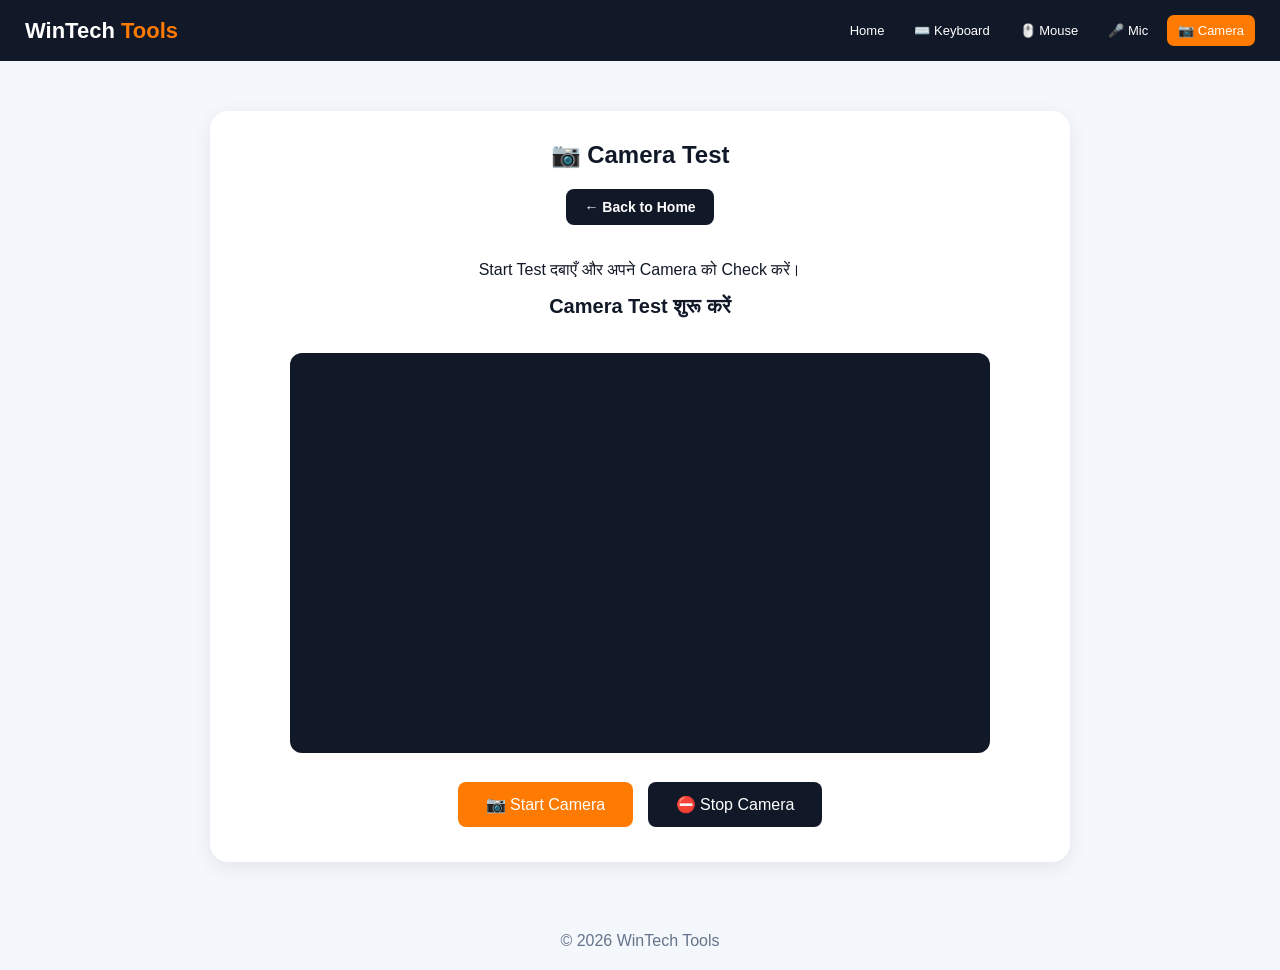
<file: camera.html>
<!DOCTYPE html>
<html lang="hi">

<head>

    <meta charset="UTF-8">

    <meta name="viewport"
          content="width=device-width, initial-scale=1.0">

    <title>WinTech Tools - Camera Test</title>

    <link rel="stylesheet" href="style.css">

    <style>

        .camera-page {
            max-width: 900px;
            margin: 30px auto;
            padding: 20px;
        }

        .camera-card {
            background: white;
            padding: 30px;
            border-radius: 18px;
            text-align: center;
            box-shadow: 0 5px 20px rgba(0,0,0,0.08);
        }

        .camera-card h2 {
            margin-top: 0;
        }

        .camera-status {
            font-size: 20px;
            font-weight: bold;
            margin: 15px;
        }

        video {
            width: 100%;
            max-width: 700px;
            height: 400px;
            object-fit: cover;
            background: #111827;
            border-radius: 12px;
            margin: 20px 0;
        }

        .camera-button {
            padding: 13px 28px;
            border: none;
            border-radius: 8px;
            background: #ff7a00;
            color: white;
            font-size: 16px;
            cursor: pointer;
            margin: 5px;
        }

        .camera-button:hover {
            background: #e56700;
        }

        .stop-button {
            background: #111827;
        }

        .stop-button:hover {
            background: #dc2626;
        }

        @media (max-width: 600px) {

            video {
                height: 280px;
            }

            .camera-card {
                padding: 20px;
            }

        }

    </style>

</head>


<body>


    <!-- HEADER -->

    <header class="test-header">

        <div class="test-logo">
            WinTech <span>Tools</span>
        </div>

        <nav class="test-nav">

            <a href="home.html">Home</a>

            <a href="index.html">⌨️ Keyboard</a>

            <a href="mouse.html">🖱️ Mouse</a>

            <a href="mic.html">🎤 Mic</a>

          <a href="camera.html" class="active">📷 Camera</a>

        </nav>

    </header>


    <!-- CAMERA TEST -->

    <div class="camera-page">

        <div class="camera-card">

            <h2>📷 Camera Test</h2>

            <a href="home.html" class="home-button">
                ← Back to Home
            </a>

            <p>
                Start Test दबाएँ और अपने Camera को Check करें।
            </p>


            <!-- STATUS -->

            <div class="camera-status" id="status">
                Camera Test शुरू करें
            </div>


            <!-- CAMERA PREVIEW -->

            <video
                id="camera"
                autoplay
                playsinline>
            </video>


            <br>


            <!-- BUTTONS -->

            <button
                class="camera-button"
                onclick="startCamera()">

                📷 Start Camera

            </button>


            <button
                class="camera-button stop-button"
                onclick="stopCamera()">

                ⛔ Stop Camera

            </button>

        </div>

    </div>


    <!-- FOOTER -->

    <footer>
        © 2026 WinTech Tools
    </footer>


    <!-- CAMERA SCRIPT -->

    <script>

        let stream;


        async function startCamera() {

            try {

                stream =
                    await navigator.mediaDevices.getUserMedia({
                        video: true
                    });


                const video =
                    document.getElementById("camera");


                video.srcObject =
                    stream;


                document.getElementById(
                    "status"
                ).innerText =
                    "✅ Camera Working";

            }


            catch (error) {

                document.getElementById(
                    "status"
                ).innerText =
                    "❌ Camera की अनुमति नहीं मिली";


                alert(
                    "Camera इस्तेमाल करने के लिए Browser में Permission Allow करें।"
                );

            }

        }


        function stopCamera() {

            if (stream) {

                stream.getTracks().forEach(
                    track => {
                        track.stop();
                    }
                );


                document.getElementById(
                    "camera"
                ).srcObject = null;

            }


            document.getElementById(
                "status"
            ).innerText =
                "Camera Test बंद है";

        }

    </script>


</body>

</html>
</file>
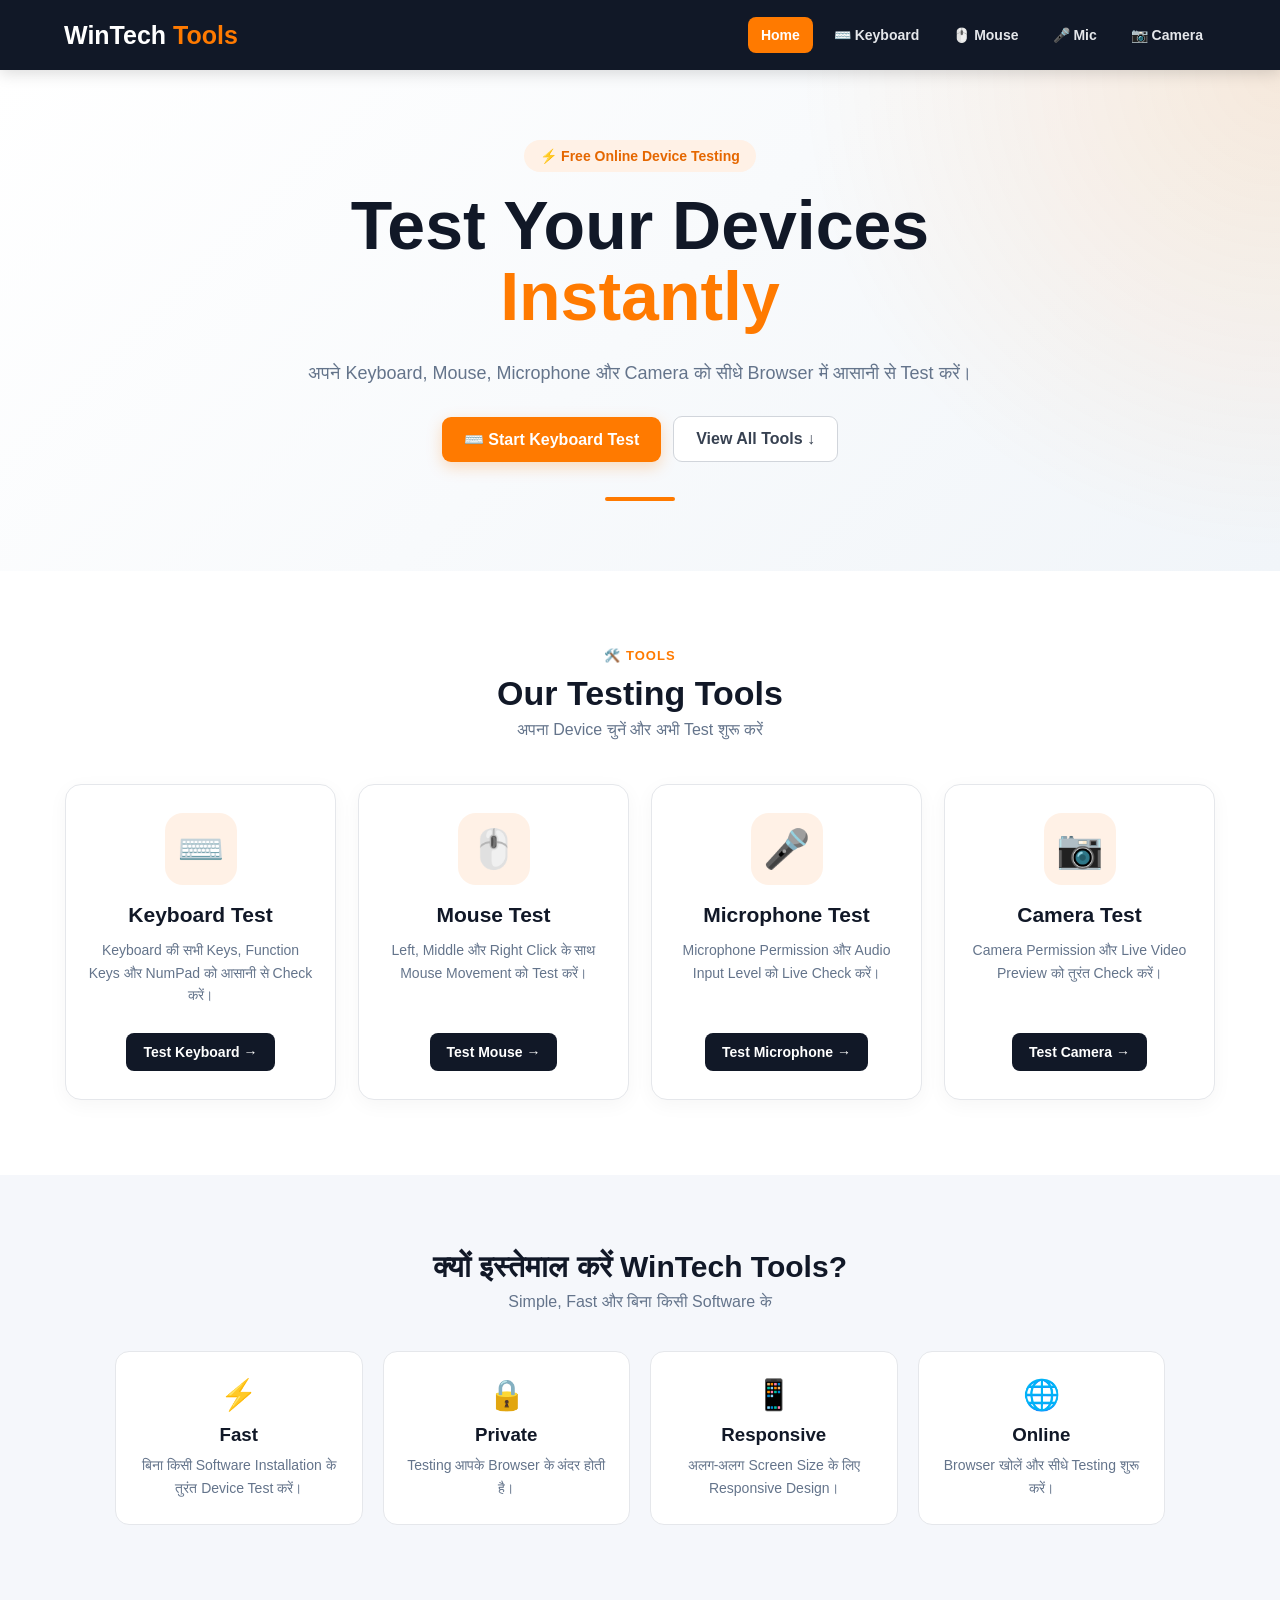
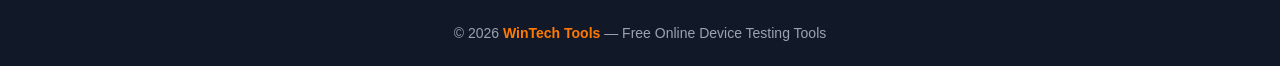
<file: home.html>
<!DOCTYPE html>
<html lang="hi">

<head>

    <meta charset="UTF-8">

    <meta name="viewport"
          content="width=device-width, initial-scale=1.0">

    <title>WinTech Tools - Online Device Testing Tools</title>

    <meta name="description"
          content="WinTech Tools - Keyboard, Mouse, Microphone और Camera को Browser में Free Test करें।">

    <link rel="stylesheet" href="home.css">

</head>

<body>


<!-- ================= HEADER ================= -->

<header class="header">

    <div class="logo">
        WinTech <span>Tools</span>
    </div>


    <nav class="nav">

        <a href="home.html" class="active">
            Home
        </a>

        <a href="index.html">
            ⌨️ Keyboard
        </a>

        <a href="mouse.html">
            🖱️ Mouse
        </a>

        <a href="mic.html">
            🎤 Mic
        </a>

        <a href="camera.html">
            📷 Camera
        </a>

    </nav>

</header>


<!-- ================= HERO ================= -->

<section class="hero">

    <div class="hero-content">

        <div class="hero-badge">
            ⚡ Free Online Device Testing
        </div>


        <h1>
            Test Your Devices
            <span>Instantly</span>
        </h1>


        <p>
            अपने Keyboard, Mouse, Microphone और Camera को
            सीधे Browser में आसानी से Test करें।
        </p>


        <div class="hero-actions">

            <a href="index.html" class="hero-btn">
                ⌨️ Start Keyboard Test
            </a>

            <a href="#tools" class="hero-secondary">
                View All Tools ↓
            </a>

        </div>


        <div class="hero-line"></div>

    </div>

</section>


<!-- ================= TOOLS ================= -->

<section class="tools-section" id="tools">

    <div class="section-title">

        <span class="section-badge">
            🛠️ TOOLS
        </span>

        <h2>
            Our Testing Tools
        </h2>

        <p>
            अपना Device चुनें और अभी Test शुरू करें
        </p>

    </div>


    <div class="tools-grid">


        <!-- KEYBOARD -->

        <div class="tool-card">

            <div class="tool-icon">
                ⌨️
            </div>

            <h3>
                Keyboard Test
            </h3>

            <p>
                Keyboard की सभी Keys,
                Function Keys और NumPad को
                आसानी से Check करें।
            </p>

            <a href="index.html" class="test-btn">
                Test Keyboard →
            </a>

        </div>


        <!-- MOUSE -->

        <div class="tool-card">

            <div class="tool-icon">
                🖱️
            </div>

            <h3>
                Mouse Test
            </h3>

            <p>
                Left, Middle और Right Click
                के साथ Mouse Movement को
                Test करें।
            </p>

            <a href="mouse.html" class="test-btn">
                Test Mouse →
            </a>

        </div>


        <!-- MICROPHONE -->

        <div class="tool-card">

            <div class="tool-icon">
                🎤
            </div>

            <h3>
                Microphone Test
            </h3>

            <p>
                Microphone Permission और
                Audio Input Level को
                Live Check करें।
            </p>

            <a href="mic.html" class="test-btn">
                Test Microphone →
            </a>

        </div>


        <!-- CAMERA -->

        <div class="tool-card">

            <div class="tool-icon">
                📷
            </div>

            <h3>
                Camera Test
            </h3>

            <p>
                Camera Permission और
                Live Video Preview को
                तुरंत Check करें।
            </p>

            <a href="camera.html" class="test-btn">
                Test Camera →
            </a>

        </div>


    </div>

</section>


<!-- ================= FEATURES ================= -->

<section class="features">

    <div class="features-title">

        <h2>
            क्यों इस्तेमाल करें WinTech Tools?
        </h2>

        <p>
            Simple, Fast और बिना किसी Software के
        </p>

    </div>


    <div class="features-grid">


        <div class="feature">

            <div class="feature-icon">
                ⚡
            </div>

            <h3>
                Fast
            </h3>

            <p>
                बिना किसी Software Installation के
                तुरंत Device Test करें।
            </p>

        </div>


        <div class="feature">

            <div class="feature-icon">
                🔒
            </div>

            <h3>
                Private
            </h3>

            <p>
                Testing आपके Browser के अंदर
                होती है।
            </p>

        </div>


        <div class="feature">

            <div class="feature-icon">
                📱
            </div>

            <h3>
                Responsive
            </h3>

            <p>
                अलग-अलग Screen Size के लिए
                Responsive Design।
            </p>

        </div>


        <div class="feature">

            <div class="feature-icon">
                🌐
            </div>

            <h3>
                Online
            </h3>

            <p>
                Browser खोलें और सीधे
                Testing शुरू करें।
            </p>

        </div>


    </div>

</section>


<!-- ================= FOOTER ================= -->

<footer class="footer">

    © 2026
    <strong>WinTech Tools</strong>
    — Free Online Device Testing Tools

</footer>


</body>

</html>
</file>
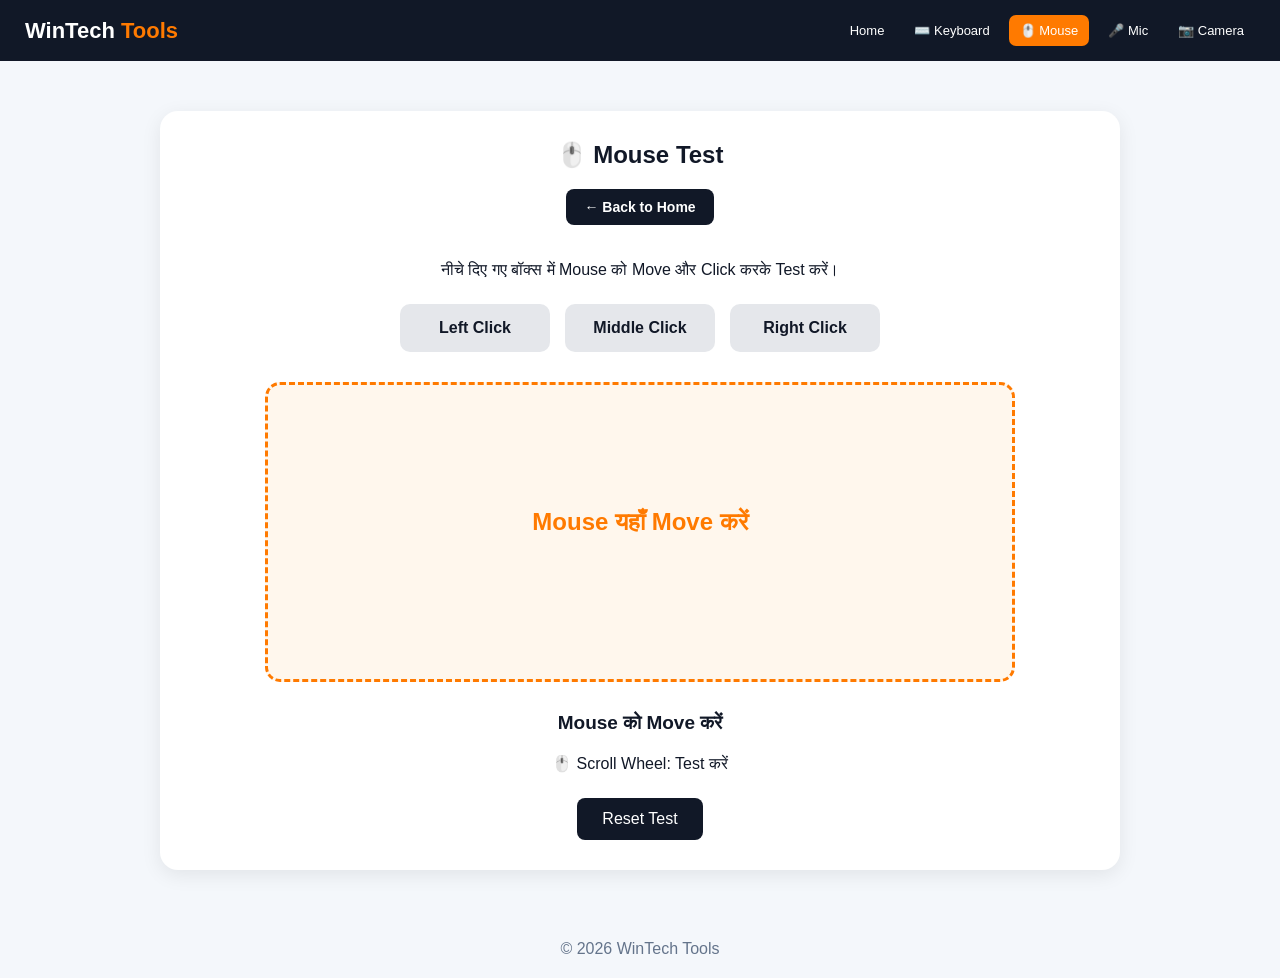
<file: mouse.html>
<!DOCTYPE html>
<html lang="hi">

<head>

    <meta charset="UTF-8">

    <meta name="viewport"
          content="width=device-width, initial-scale=1.0">

    <title>WinTech Tools - Mouse Test</title>

    <link rel="stylesheet" href="style.css">

    <style>

        .mouse-page {
            max-width: 1000px;
            margin: 30px auto;
            padding: 20px;
        }

        .mouse-card {
            background: white;
            padding: 30px;
            border-radius: 18px;
            text-align: center;
            box-shadow: 0 5px 20px rgba(0,0,0,0.08);
        }

        .mouse-card h2 {
            margin-top: 0;
        }

        .mouse-area {
            margin: 30px auto;
            height: 300px;
            max-width: 750px;
            border: 3px dashed #ff7a00;
            border-radius: 15px;
            display: flex;
            align-items: center;
            justify-content: center;
            background: #fff7ed;
            cursor: crosshair;
        }

        .mouse-area h2 {
            color: #ff7a00;
        }

        .buttons {
            display: flex;
            justify-content: center;
            gap: 15px;
            flex-wrap: wrap;
            margin-top: 25px;
        }

        .test-button {
            padding: 15px 25px;
            border-radius: 10px;
            background: #e5e7eb;
            font-weight: bold;
            min-width: 150px;
            transition: 0.2s;
        }

        .test-button.active {
            background: #ff7a00;
            color: white;
            transform: translateY(-2px);
        }

        .status {
            margin-top: 20px;
            font-size: 19px;
            font-weight: bold;
        }

        .reset {
            margin-top: 25px;
            padding: 12px 25px;
            border: none;
            border-radius: 8px;
            background: #111827;
            color: white;
            font-size: 16px;
            cursor: pointer;
        }

        .reset:hover {
            background: #ff7a00;
        }

    </style>

</head>


<body>


    <!-- HEADER -->

    <header class="test-header">

        <div class="test-logo">
            WinTech <span>Tools</span>
        </div>

        <nav class="test-nav">

            <a href="home.html">Home</a>

            <a href="index.html">⌨️ Keyboard</a>

           <a href="mouse.html" class="active">🖱️ Mouse</a>

            <a href="mic.html">🎤 Mic</a>

            <a href="camera.html">📷 Camera</a>

        </nav>

    </header>


    <!-- MOUSE TEST -->

    <div class="mouse-page">

        <div class="mouse-card">

            <h2>🖱️ Mouse Test</h2>

            <a href="home.html" class="home-button">
                ← Back to Home
            </a>

            <p>
                नीचे दिए गए बॉक्स में Mouse को
                Move और Click करके Test करें।
            </p>


            <!-- BUTTON STATUS -->

            <div class="buttons">

                <div class="test-button" id="left">
                    Left Click
                </div>

                <div class="test-button" id="middle">
                    Middle Click
                </div>

                <div class="test-button" id="right">
                    Right Click
                </div>

            </div>


            <!-- MOUSE AREA -->

            <div class="mouse-area" id="mouseArea">

                <h2>
                    Mouse यहाँ Move करें
                </h2>

            </div>


            <!-- STATUS -->

            <div class="status" id="status">
                Mouse को Move करें
            </div>
           <div class="scroll-status" id="scrollStatus">
    🖱️ Scroll Wheel: Test करें
</div> 


            <!-- RESET -->

            <button class="reset"
                    onclick="resetMouse()">

                Reset Test

            </button>

        </div>

    </div>


    <!-- FOOTER -->

    <footer>
        © 2026 WinTech Tools
    </footer>


    <!-- MOUSE SCRIPT -->

    <script>

        const mouseArea =
            document.getElementById("mouseArea");

        const status =
            document.getElementById("status");

        const left =
            document.getElementById("left");

        const middle =
            document.getElementById("middle");

        const right =
            document.getElementById("right");


        /* MOUSE MOVEMENT */

        mouseArea.addEventListener(
            "mousemove",
            function(event) {

                status.innerText =
                    "Mouse Position: X = " +
                    event.offsetX +
                    " | Y = " +
                    event.offsetY;

            }
        );


        /* MOUSE CLICK */

        mouseArea.addEventListener(
            "mousedown",
            function(event) {

                event.preventDefault();


                if (event.button === 0) {

                    left.classList.add("active");

                    status.innerText =
                        "✅ Left Click Working";

                }


                if (event.button === 1) {

                    middle.classList.add("active");

                    status.innerText =
                        "✅ Middle Click Working";

                }


                if (event.button === 2) {

                    right.classList.add("active");

                    status.innerText =
                        "✅ Right Click Working";

                }

            }
        );


        /* DISABLE RIGHT CLICK MENU */

        mouseArea.addEventListener(
            "contextmenu",
            function(event) {

                event.preventDefault();

            }
        );


        /* RESET */

        function resetMouse() {

            left.classList.remove("active");

            middle.classList.remove("active");

            right.classList.remove("active");

            status.innerText =
                "Mouse को Move करें";

        }

    </script>


</body>

</html>
</file>
<file: style.css>
* {
    box-sizing: border-box;
}

body {
    margin: 0;
    font-family: Arial, sans-serif;
    background: #f4f7fb;
    color: #111827;
}

header {
    background: #111827;
    color: white;
    text-align: center;
    padding: 25px 15px;
}

header h1 {
    margin: 0;
    font-size: 28px;
}

header p {
    color: #cbd5e1;
}

.container {
    max-width: 1500px;
    margin: 30px auto;
    padding: 15px;
}

.card {
    background: white;
    padding: 25px;
    border-radius: 15px;
    box-shadow: 0 5px 20px rgba(0,0,0,0.08);
}

.title {
    text-align: center;
}

.status {
    text-align: center;
    font-size: 20px;
    font-weight: bold;
    margin: 20px 0;
}

.keyboard-wrapper {
    width: 100%;
    overflow-x: auto;
    padding-bottom: 15px;
}

.keyboard {
    min-width: 1350px;
    display: flex;
    gap: 15px;
    background: #d1d5db;
    padding: 15px;
    border-radius: 12px;
    align-items: flex-start;
}

.main-keyboard {
    width: 800px;
    flex-shrink: 0;
}

.row {
    display: flex;
    gap: 6px;
    margin-bottom: 6px;
}

.key {
    height: 48px;
    min-width: 48px;
    padding: 4px;
    border: 1px solid #9ca3af;
    border-radius: 6px;
    background: #f9fafb;

    display: flex;
    align-items: center;
    justify-content: center;

    text-align: center;
    font-size: 12px;
    font-weight: bold;

    box-shadow: 0 2px 3px rgba(0,0,0,0.15);
    user-select: none;
}

/* KEYS PRESSED = KESARIYA */
.key.active {
    background: #ff7a00;
    color: white;
    border-color: #e56700;
    box-shadow: 0 0 8px rgba(255,122,0,0.5);
}

/* MAIN KEYBOARD */

.esc {
    width: 65px;
}

.function {
    flex: 1;
}

.backspace {
    width: 90px;
}

.tab {
    width: 75px;
}

.caps {
    width: 90px;
}

.enter {
    width: 90px;
}

.shift {
    width: 110px;
}

.ctrl {
    width: 55px;
}

.space {
    flex: 1;
}

/* NAVIGATION KEYS */

.nav-section {
    width: 240px;
    flex-shrink: 0;
}

.nav-section .row {
    justify-content: center;
}

.nav-key {
    width: 70px;
    min-width: 70px;
}

/* NUMPAD */

.numpad {
    width: 260px;
    flex-shrink: 0;
}

.numpad-row {
    display: flex;
    gap: 6px;
    margin-bottom: 6px;
}

.numpad .key {
    width: 58px;
    min-width: 58px;
    height: 48px;
}

/* + और Enter जैसी बड़ी keys */

.numpad .num-tall {
    height: 102px;
}

.numpad .num-wide {
    width: 122px;
    min-width: 122px;
}

/* RESET */

.reset-area {
    text-align: center;
    margin-top: 25px;
}

button {
    padding: 12px 28px;
    border: none;
    border-radius: 8px;
    background: #2563eb;
    color: white;
    font-size: 16px;
    cursor: pointer;
}

button:hover {
    background: #1d4ed8;
}

footer {
    text-align: center;
    padding: 20px;
    color: #64748b;
}

/* MOBILE */

@media (max-width: 700px) {

    .container {
        padding: 10px;
    }

    .card {
        padding: 15px;
    }

    .keyboard-wrapper {
        overflow-x: auto;
    }
}
.home-button {
    display: inline-block;
    margin: 0 0 20px 0;
    padding: 10px 18px;
    border-radius: 8px;
    background: #111827;
    color: white;
    text-decoration: none;
    font-size: 14px;
    font-weight: bold;
    transition: 0.2s;
}

.home-button:hover {
    background: #ff7a00;
}
.test-header {
    background: #111827;
    color: white;
    padding: 15px 25px;
    display: flex;
    align-items: center;
    justify-content: space-between;
    gap: 20px;
}

.test-logo {
    font-size: 22px;
    font-weight: bold;
}

.test-logo span {
    color: #ff7a00;
}

.test-nav {
    display: flex;
    gap: 8px;
    flex-wrap: wrap;
    justify-content: center;
}

.test-nav a {
    color: white;
    text-decoration: none;
    padding: 8px 11px;
    border-radius: 7px;
    font-size: 13px;
}

.test-nav a:hover {
    background: #ff7a00;
}

@media (max-width: 750px) {

    .test-header {
        flex-direction: column;
    }

    .test-nav {
        width: 100%;
    }
}
.test-nav a.active {
    background: #ff7a00;
    color: white;
}
</file>
<file: home.css>
/* ================================
   WINTECH TOOLS - HOME CSS
   ================================ */

* {
    box-sizing: border-box;
}

html {
    scroll-behavior: smooth;
}

body {
    margin: 0;
    font-family: Arial, sans-serif;
    background: #f5f7fb;
    color: #111827;
}


/* ================================
   HEADER
   ================================ */

.header {
    background: #111827;
    color: white;
    min-height: 70px;
    padding: 0 5%;
    display: flex;
    align-items: center;
    justify-content: space-between;
    gap: 25px;
    position: sticky;
    top: 0;
    z-index: 1000;
    box-shadow: 0 3px 15px rgba(0, 0, 0, 0.15);
}


/* LOGO */

.logo {
    font-size: 25px;
    font-weight: 800;
    white-space: nowrap;
}

.logo span {
    color: #ff7a00;
}


/* NAVIGATION */

.nav {
    display: flex;
    align-items: center;
    gap: 8px;
    flex-wrap: wrap;
    justify-content: center;
}

.nav a {
    color: #e5e7eb;
    text-decoration: none;
    padding: 10px 13px;
    border-radius: 8px;
    font-size: 14px;
    font-weight: 600;
    transition: 0.2s ease;
}

.nav a:hover {
    background: #1f2937;
    color: #ff7a00;
}

.nav a.active {
    background: #ff7a00;
    color: white;
}


/* ================================
   HERO
   ================================ */

.hero {
    min-height: 470px;
    display: flex;
    align-items: center;
    justify-content: center;
    text-align: center;
    padding: 70px 20px;
    background:
        radial-gradient(
            circle at top right,
            rgba(255, 122, 0, 0.12),
            transparent 35%
        ),
        linear-gradient(
            135deg,
            #ffffff,
            #f1f5f9
        );
}

.hero-content {
    max-width: 850px;
}

.hero-badge {
    display: inline-block;
    padding: 8px 16px;
    border-radius: 30px;
    background: #fff1e6;
    color: #e56700;
    font-size: 14px;
    font-weight: bold;
    margin-bottom: 18px;
}

.hero h1 {
    margin: 0;
    font-size: clamp(38px, 6vw, 68px);
    line-height: 1.05;
    font-weight: 800;
    color: #111827;
}

.hero h1 span {
    display: block;
    color: #ff7a00;
}

.hero p {
    max-width: 680px;
    margin: 25px auto;
    color: #64748b;
    font-size: 18px;
    line-height: 1.7;
}


/* HERO BUTTONS */

.hero-actions {
    display: flex;
    justify-content: center;
    align-items: center;
    gap: 12px;
    flex-wrap: wrap;
    margin-top: 28px;
}

.hero-btn,
.hero-secondary {
    text-decoration: none;
    padding: 13px 22px;
    border-radius: 9px;
    font-weight: bold;
    transition: 0.2s ease;
}

.hero-btn {
    background: #ff7a00;
    color: white;
    box-shadow: 0 5px 15px rgba(255, 122, 0, 0.25);
}

.hero-btn:hover {
    background: #e56700;
    transform: translateY(-2px);
}

.hero-secondary {
    border: 1px solid #d1d5db;
    color: #374151;
    background: white;
}

.hero-secondary:hover {
    border-color: #ff7a00;
    color: #ff7a00;
}

.hero-line {
    width: 70px;
    height: 4px;
    border-radius: 10px;
    background: #ff7a00;
    margin: 35px auto 0;
}


/* ================================
   TOOLS SECTION
   ================================ */

.tools-section {
    padding: 75px 5%;
    background: #ffffff;
}

.section-title {
    text-align: center;
    margin-bottom: 45px;
}

.section-badge {
    color: #ff7a00;
    font-size: 13px;
    font-weight: 800;
    letter-spacing: 1px;
}

.section-title h2 {
    margin: 10px 0 8px;
    font-size: 34px;
    color: #111827;
}

.section-title p {
    margin: 0;
    color: #64748b;
}


/* TOOL GRID */

.tools-grid {
    max-width: 1150px;
    margin: auto;
    display: grid;
    grid-template-columns: repeat(4, 1fr);
    gap: 22px;
}


/* TOOL CARD */

.tool-card {
    background: #ffffff;
    border: 1px solid #e5e7eb;
    border-radius: 16px;
    padding: 28px 22px;
    text-align: center;
    transition: 0.25s ease;
    box-shadow: 0 5px 20px rgba(0, 0, 0, 0.04);
}

.tool-card:hover {
    transform: translateY(-7px);
    border-color: #ffb06b;
    box-shadow: 0 12px 30px rgba(0, 0, 0, 0.09);
}


/* TOOL ICON */

.tool-icon {
    width: 72px;
    height: 72px;
    margin: 0 auto 18px;
    border-radius: 18px;
    display: flex;
    align-items: center;
    justify-content: center;
    background: #fff1e6;
    font-size: 38px;
}

.tool-card h3 {
    margin: 0 0 12px;
    font-size: 21px;
    color: #111827;
}

.tool-card p {
    min-height: 72px;
    margin: 0 0 22px;
    color: #64748b;
    font-size: 14px;
    line-height: 1.6;
}


/* TEST BUTTON */

.test-btn {
    display: inline-block;
    text-decoration: none;
    background: #111827;
    color: white;
    padding: 11px 17px;
    border-radius: 8px;
    font-size: 14px;
    font-weight: bold;
    transition: 0.2s ease;
}

.test-btn:hover {
    background: #ff7a00;
    transform: translateY(-1px);
}


/* ================================
   FEATURES
   ================================ */

.features {
    padding: 75px 5%;
    background: #f5f7fb;
}

.features-title {
    text-align: center;
    margin-bottom: 40px;
}

.features-title h2 {
    margin: 0 0 8px;
    font-size: 30px;
}

.features-title p {
    margin: 0;
    color: #64748b;
}

.features-grid {
    max-width: 1050px;
    margin: auto;
    display: grid;
    grid-template-columns: repeat(4, 1fr);
    gap: 20px;
}

.feature {
    background: white;
    padding: 25px 20px;
    border-radius: 14px;
    text-align: center;
    border: 1px solid #e5e7eb;
}

.feature-icon {
    font-size: 30px;
    margin-bottom: 12px;
}

.feature h3 {
    margin: 0 0 8px;
}

.feature p {
    margin: 0;
    color: #64748b;
    font-size: 14px;
    line-height: 1.6;
}


/* ================================
   FOOTER
   ================================ */

.footer {
    background: #111827;
    color: #9ca3af;
    text-align: center;
    padding: 25px 15px;
    font-size: 14px;
}

.footer strong {
    color: #ff7a00;
}


/* ================================
   TABLET
   ================================ */

@media (max-width: 950px) {

    .header {
        padding: 12px 4%;
        flex-direction: column;
    }

    .tools-grid {
        grid-template-columns: repeat(2, 1fr);
    }

    .features-grid {
        grid-template-columns: repeat(2, 1fr);
    }

}


/* ================================
   MOBILE
   ================================ */

@media (max-width: 600px) {

    .header {
        position: relative;
    }

    .logo {
        font-size: 23px;
    }

    .nav {
        width: 100%;
        gap: 5px;
    }

    .nav a {
        padding: 8px 9px;
        font-size: 12px;
    }

    .hero {
        min-height: 430px;
        padding: 55px 18px;
    }

    .hero h1 {
        font-size: 40px;
    }

    .hero p {
        font-size: 16px;
    }

    .hero-actions {
        flex-direction: column;
    }

    .hero-btn,
    .hero-secondary {
        width: 100%;
        max-width: 280px;
    }

    .tools-section {
        padding: 55px 18px;
    }

    .section-title h2 {
        font-size: 28px;
    }

    .tools-grid {
        grid-template-columns: 1fr;
        gap: 16px;
    }

    .tool-card {
        padding: 25px 20px;
    }

    .tool-card p {
        min-height: auto;
    }

    .features {
        padding: 55px 18px;
    }

    .features-title h2 {
        font-size: 26px;
    }

    .features-grid {
        grid-template-columns: 1fr;
    }

}
</file>
